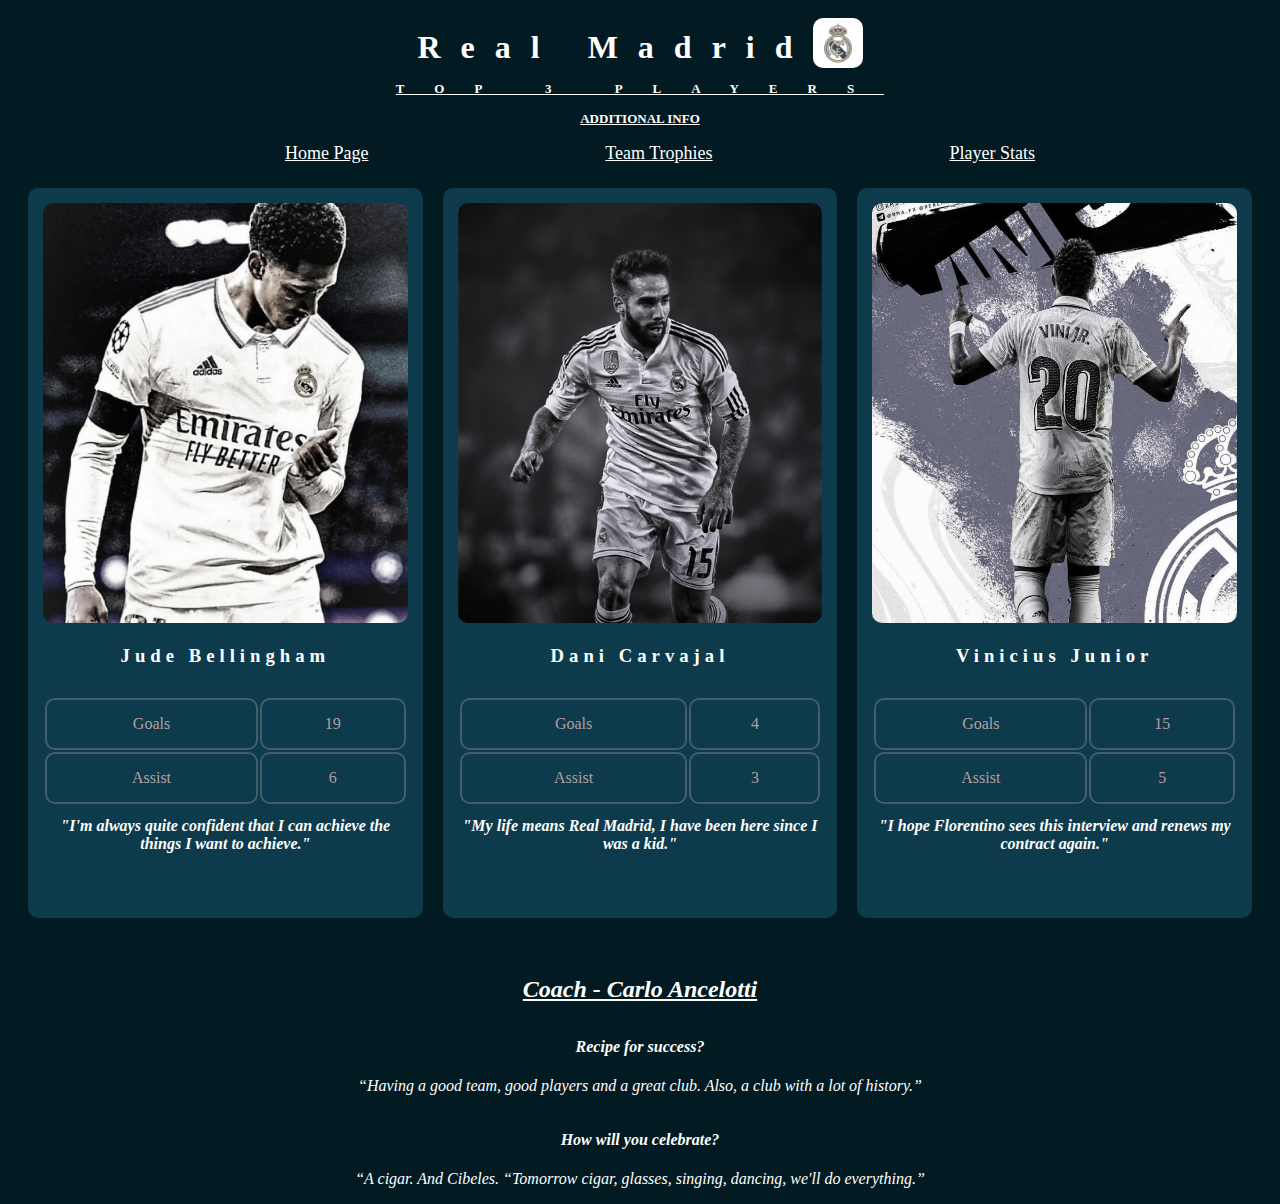
<file: index.html>
<!DOCTYPE html>
<html lang="en">
  <head>
    <meta charset="UTF-8" />
    <meta http-equiv="X-UA-Compatible" content="IE=edge" />
    <meta name="viewport" content="width=device-width, initial-scale=1.0" />
    <link rel="stylesheet" href="style.css" />
    <title>Madrid</title>
  </head>
  <body>
    <header>
      <h1 class="headerText">Real Madrid</h1>
      <img src="img/logo.jpg" alt="MadridLogo" />
    </header>

    <main>
      <section id="links-section">
        <h2>Additional Info</h2>
        <ul>
          <li><a href="https://www.realmadrid.com/en-US">Home Page</a></li>
          <li>
            <a
              href="https://www.statista.com/statistics/780306/real-madrid-number-of-trophies/"
              >Team Trophies</a
            >
          </li>
          <li>
            <a href="https://www.espn.com/soccer/team/stats/_/id/86/real-madrid"
              >Player Stats</a
            >
          </li>
        </ul>
      </section>

      <section id="facts-section">
        <h2>Top 3 Players</h2>

        <div class="playerBox">
          <img src="img/jude.jpg" alt="JudePic" />
          <h3>Jude Bellingham</h3>

          <div class="stats">
            <table>
              <thead></thead>

              <tbody>
                <tr>
                  <td>Goals</td>
                  <td>19</td>
                </tr>
                <tr>
                  <td>Assist</td>
                  <td>6</td>
                </tr>
              </tbody>
            </table>
          </div>

          <h4>
            "I'm always quite confident that I can achieve the things I want to
            achieve."
          </h4>
        </div>

        <div class="playerBox">
          <img src="img/carvajal.jpg" alt="carvajalPic" />

          <h3>Dani Carvajal</h3>

          <div class="stats">
            <table>
              <thead></thead>

              <tbody>
                <tr>
                  <td>Goals</td>
                  <td>4</td>
                </tr>
                <tr>
                  <td>Assist</td>
                  <td>3</td>
                </tr>
              </tbody>
            </table>
          </div>
          <h4>
            "My life means Real Madrid, I have been here since I was a kid."
          </h4>
        </div>

        <div class="playerBox">
          <img src="img/f758d645f8dc24d6ad84cf991cee5e8f.jpg" alt="ViniPic" />

          <h3>Vinicius Junior</h3>

          <div class="stats">
            <table>
              <thead></thead>

              <tbody>
                <tr>
                  <td>Goals</td>
                  <td>15</td>
                </tr>
                <tr>
                  <td>Assist</td>
                  <td>5</td>
                </tr>
              </tbody>
            </table>
          </div>
          <h4>
            "I hope Florentino sees this interview and renews my contract
            again."
          </h4>
        </div>
      </section>

      <section id="quotes-section">
        <h2>Coach - Carlo Ancelotti</h2>

        <blockquote>
          <h4>Recipe for success?</h4>

          <p>
            “Having a good team, good players and a great club. Also, a club
            with a lot of history.”
          </p>
        </blockquote>

        <blockquote>
          <h4>How will you celebrate?</h4>

          <p>
            “A cigar. And Cibeles. “Tomorrow cigar, glasses, singing, dancing,
            we'll do everything.”
          </p>
        </blockquote>
      </section>
    </main>
  </body>
</html>
</file>
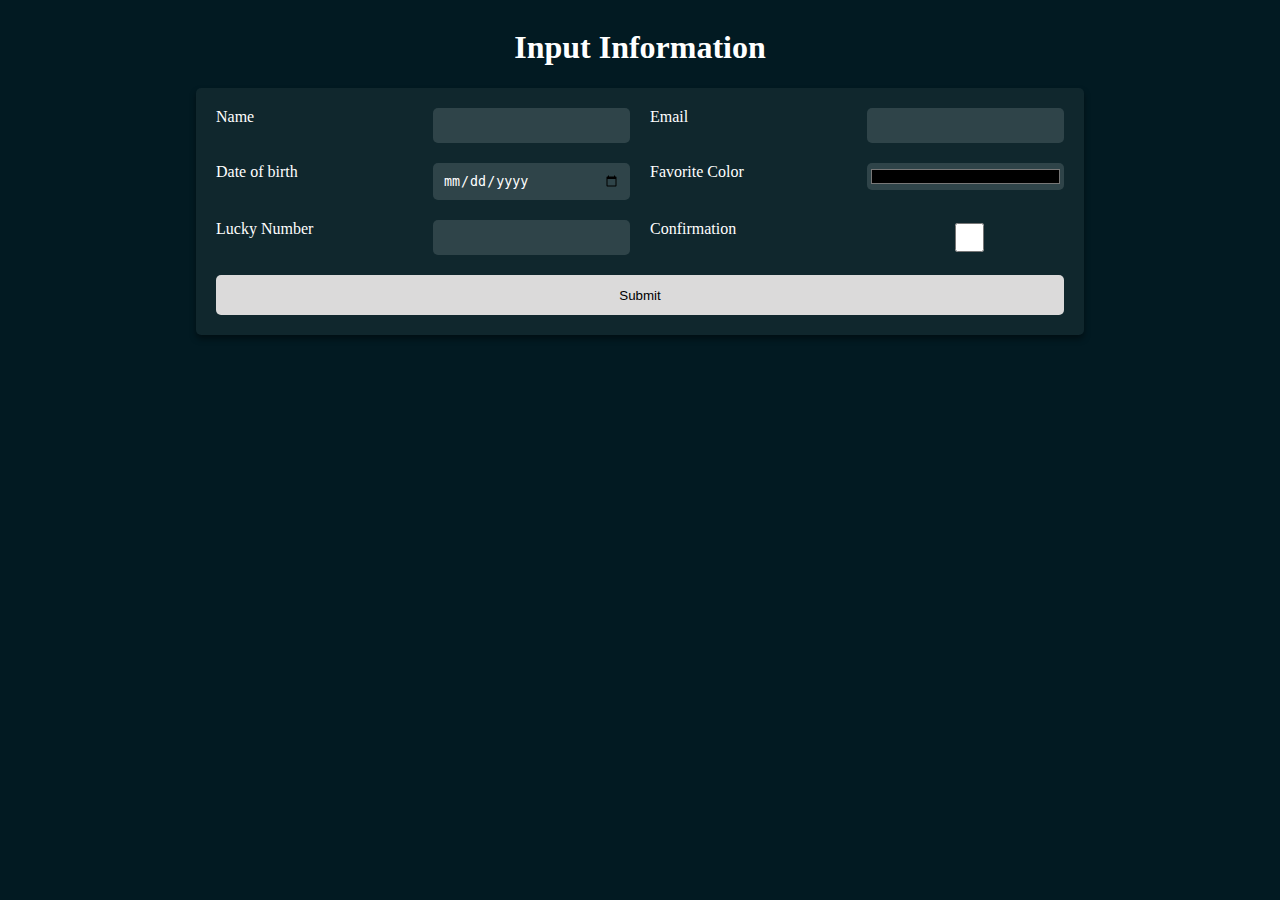
<file: info.html>
<!DOCTYPE html>
<html lang="en">
  <head>
    <meta charset="UTF-8" />
    <meta http-equiv="X-UA-Compatible" content="IE=edge" />
    <meta name="viewport" content="width=device-width, initial-scale=1.0" />
    <link rel="stylesheet" href="style2.css" />
    <title>Info</title>
  </head>
  <body>
    <header>
      <h1>Input Information</h1>
    </header>

    <section id="MainControl">
      <form class="form-grid" method="post" action="/submit">
        <label for="name">Name</label>
        <input type="text" id="name" name="name" required />

        <label for="email">Email</label>
        <input type="email" id="email" name="email" required />

        <label for="date-of-birth">Date of birth</label>
        <input type="date" name="date-of-birth" id="date-of-birth" />

        <label for="favorite-color">Favorite Color</label>
        <input type="color" name="favorite-color" id="favorite-color" />

        <label for="lucky-number">Lucky Number</label>
        <input type="number" name="lucky-number" id="lucky-number" />

        <label for="confirmation">Confirmation</label>
        <input type="checkbox" name="confirmation" id="confirmation" />

        <button type="submit">Submit</button>
      </form>
    </section>
  </body>
</html>
</file>
<file: style.css>
body{
    background-color:#021a22 ;
}

.headerText{
    color: white;
    letter-spacing: 20px;
    text-align: center;
    justify-content: center;
}

header img{
    border-radius: 10px ;
    filter: grayscale(80%);
    object-fit: cover;
    width: 50px;
    height: 50px;
    /* mix-blend-mode: color-burn; */
    color: white;
    margin-top: 10px;

}

header{
        display: flex ;
    justify-content: center;
}

#facts-section {
    display: flex;
    justify-content: space-around;
    padding: 20px;
    gap: 20px;


}

.playerBox {
    background-color: #0d3b4c;
    border-radius: 10px;
    padding: 15px;
    text-align: center;
    width: 30%;
    transition: all 0.5s ease-in-out ;
    overflow-x: hidden;
    height: 700px;

 
}

.playerBox img {
    width: 100%;
    border-radius: 10px ;
    height: 60%;
    filter: grayscale(80%);
    object-fit: cover;
    transition: all 0.5s ease-in-out ;
    
    

}

.playerBox img:hover{
    box-shadow: 0 0 20px rgba(255, 255, 255, 0.5);
    cursor: pointer;
}

.playerBox:hover{
    padding-top: 2%;
}

.stats {
    padding-top: 10px;
    color: rgb(177, 160, 160);

}

.stats table {
    width: 100%;

}

.stats th, .stats td {
    border: 2px solid rgba(184, 172, 172, 0.315);
    padding: 15px;
    text-align: center;
    border-radius: 10px;
}

h4{
    margin-top: 3%;
    color: white;
    font-style: italic;

}

h3{
    color: white;
    letter-spacing: 5px;
}

#links-section{
    /* background-color: #ffffff18;  */
    position: relative;
    top: 12px; 
    right:0;
    width: 100%;
}

ul{
    display: flex;
    justify-content: space-evenly;
    list-style-type: none;
}
a{
    color: white;
    font-size: 18px;
    text-decoration: underline;
    transition: all 0.5s ease-in-out ;
}

a:hover{
    color: rgb(177, 160, 160);
    margin-top: 50px;
}

#facts-section h2{
    position: absolute;
    top: 70px;
    text-decoration: underline;
    color: white;
    letter-spacing: 30px;
    text-transform:uppercase;
    font-size: small;

}

#links-section h2{
color: white;
text-align: center;
text-decoration: underline;
text-transform:uppercase;
font-size: small;
}

#quotes-section h2 {

    color: white;
    text-decoration: underline;

}


#quotes-section    {

text-align: center;
margin-top: 3%;
color: white;
font-style: italic;

}
</file>
<file: style2.css>
body{
    display: flex;
    flex-direction: column;
    align-items: center;
    background-color: #021a22;
    color: white;
}

.form-grid {
    display: grid;
    grid-template-columns: repeat(4,1fr);
    gap: 20px;
    background-color: #656c6e27;
    padding: 20px;
    border-radius: 5px;
    box-shadow: 0 4px 6px rgba(0, 0, 0, 0.432)
}

input {
    background-color: #e8eff125;
    border: 0px;
    border-radius: 5px;
    padding: 10px;
    color: white;
    transition: all .3s ease;

}

#favorite-color{
    padding: 2px;
    width: 100%;
}

#confirmation{
    width: 100%;

}

button{
    grid-column: span 4;
    height: 40px;
    border-radius: 5px;
    border: 0px;
    background-color: #dbdada;
    transition: all .3s ease;
}

button:hover{

    cursor: pointer;
    background-color: #e8eff125;
    margin: 5px;

}

input:hover{
    background-color: #e8eff185;

}
</file>
